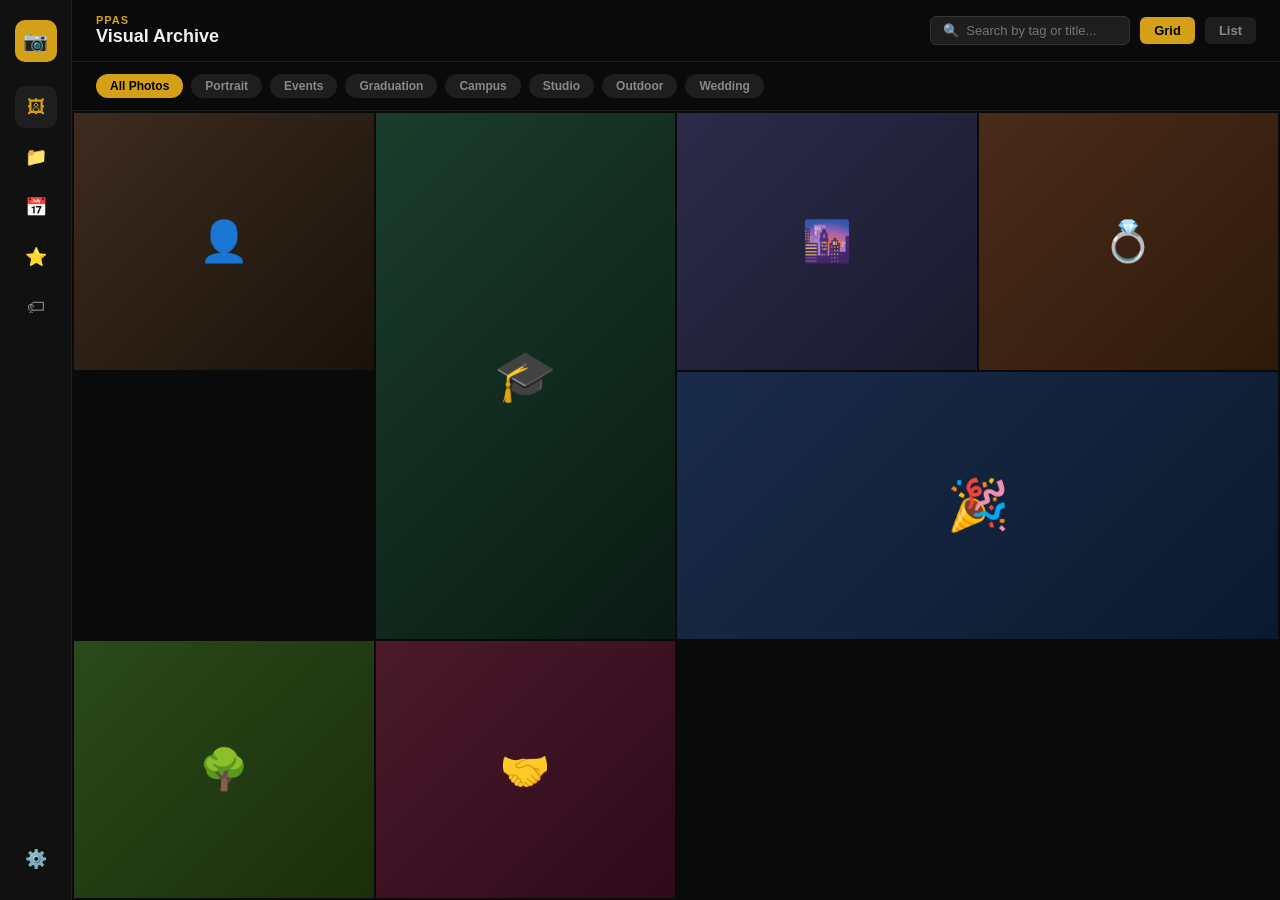
<file: ui/archive2.html>
<!DOCTYPE html>
<html lang="en">
<head>
<meta charset="UTF-8">
<meta name="viewport" content="width=device-width, initial-scale=1.0">
<style>
  *{margin:0;padding:0;box-sizing:border-box;}
  body{background:#0a0a0a;color:#f0f0f0;font-family:-apple-system,BlinkMacSystemFont,'Segoe UI',sans-serif;display:flex;height:100vh;overflow:hidden;}
  .sidebar{width:72px;background:#111;border-right:1px solid #222;display:flex;flex-direction:column;align-items:center;padding:20px 0;gap:8px;}
  .logo-box{width:42px;height:42px;background:#d4a017;border-radius:10px;display:flex;align-items:center;justify-content:center;font-size:20px;margin-bottom:16px;}
  .nav-icon{width:42px;height:42px;border-radius:10px;display:flex;align-items:center;justify-content:center;font-size:18px;cursor:pointer;transition:.2s;color:#888;}
  .nav-icon:hover,.nav-icon.active{background:#1e1e1e;color:#d4a017;}
  .main{flex:1;display:flex;flex-direction:column;overflow:hidden;}
  header{padding:14px 24px;border-bottom:1px solid #1e1e1e;display:flex;justify-content:space-between;align-items:center;}
  .header-left{display:flex;align-items:center;gap:12px;}
  .section-tag{background:#d4a017;color:#000;padding:3px 10px;border-radius:4px;font-size:12px;font-weight:700;}
  .header-title{font-size:18px;font-weight:700;}
  .header-right{display:flex;gap:10px;align-items:center;}
  .view-btn{padding:6px 14px;border-radius:6px;font-size:13px;font-weight:600;cursor:pointer;border:none;}
  .view-btn.active{background:#d4a017;color:#000;}
  .view-btn:not(.active){background:#1e1e1e;color:#888;}
  .search{background:#1e1e1e;border:1px solid #333;border-radius:6px;padding:6px 12px;color:#f0f0f0;font-size:13px;outline:none;width:200px;}
  .filter-row{display:flex;gap:8px;padding:12px 24px;border-bottom:1px solid #1e1e1e;overflow-x:auto;}
  .filter{padding:5px 14px;border-radius:20px;font-size:12px;font-weight:600;cursor:pointer;white-space:nowrap;}
  .filter.active{background:#d4a017;color:#000;}
  .filter:not(.active){background:#1e1e1e;color:#888;}
  .gallery{flex:1;display:grid;grid-template-columns:repeat(4,1fr);gap:2px;overflow:hidden;padding:2px;}
  .photo{position:relative;overflow:hidden;cursor:pointer;background:#111;}
  .photo img{width:100%;height:100%;object-fit:cover;display:block;transition:.3s;}
  .photo:hover img{transform:scale(1.05);}
  .photo-overlay{position:absolute;inset:0;background:linear-gradient(to top,rgba(0,0,0,.7) 0%,transparent 50%);opacity:0;transition:.3s;}
  .photo:hover .photo-overlay{opacity:1;}
  .photo-meta{position:absolute;bottom:0;left:0;right:0;padding:10px;transform:translateY(10px);transition:.3s;opacity:0;}
  .photo:hover .photo-meta{transform:translateY(0);opacity:1;}
  .photo-name{font-size:12px;font-weight:600;}
  .photo-cat{font-size:10px;color:#d4a017;}
  .photo.tall{grid-row:span 2;}
  .photo.wide{grid-column:span 2;}
  ::-webkit-scrollbar{display:none;}
</style>
</head>
<body>
<div class="sidebar">
  <div class="logo-box">📷</div>
  <div class="nav-icon active">🖼</div>
  <div class="nav-icon">📁</div>
  <div class="nav-icon">📅</div>
  <div class="nav-icon">⭐</div>
  <div class="nav-icon">🏷</div>
  <div style="margin-top:auto;"><div class="nav-icon">⚙️</div></div>
</div>
<div class="main">
  <header>
    <div class="header-left">
      <div>
        <div style="font-size:11px;color:#d4a017;font-weight:700;letter-spacing:1px;">PPAS</div>
        <div class="header-title">Visual Archive</div>
      </div>
    </div>
    <div class="header-right">
      <input class="search" placeholder="🔍  Search by tag or title..." />
      <button class="view-btn active">Grid</button>
      <button class="view-btn">List</button>
    </div>
  </header>
  <div class="filter-row">
    <span class="filter active">All Photos</span>
    <span class="filter">Portrait</span>
    <span class="filter">Events</span>
    <span class="filter">Graduation</span>
    <span class="filter">Campus</span>
    <span class="filter">Studio</span>
    <span class="filter">Outdoor</span>
    <span class="filter">Wedding</span>
  </div>
  <div class="gallery">
    <div class="photo" style="background:#1a120a;"><div style="width:100%;height:100%;background:linear-gradient(135deg,#3d2b1f,#1a120a);display:flex;align-items:center;justify-content:center;font-size:40px;color:#d4a017;">👤</div><div class="photo-overlay"></div><div class="photo-meta"><div class="photo-name">Portrait Session</div><div class="photo-cat">Studio · Dec 2024</div></div></div>
    <div class="photo tall" style="background:#0a1a14;"><div style="width:100%;height:100%;background:linear-gradient(135deg,#1a3d2b,#0a1a14);display:flex;align-items:center;justify-content:center;font-size:50px;">🎓</div><div class="photo-overlay"></div><div class="photo-meta"><div class="photo-name">Graduation Ceremony</div><div class="photo-cat">Event · Nov 2024</div></div></div>
    <div class="photo" style="background:#1a1a2e;"><div style="width:100%;height:100%;background:linear-gradient(135deg,#2b2b4a,#1a1a2e);display:flex;align-items:center;justify-content:center;font-size:40px;">🌆</div><div class="photo-overlay"></div><div class="photo-meta"><div class="photo-name">Campus Evening</div><div class="photo-cat">Landscape · Oct 2024</div></div></div>
    <div class="photo" style="background:#2e1a0a;"><div style="width:100%;height:100%;background:linear-gradient(135deg,#4a2b1a,#2e1a0a);display:flex;align-items:center;justify-content:center;font-size:40px;">💍</div><div class="photo-overlay"></div><div class="photo-meta"><div class="photo-name">Wedding Shoot</div><div class="photo-cat">Wedding · Sep 2024</div></div></div>
    <div class="photo wide" style="background:#0a1a2e;"><div style="width:100%;height:100%;background:linear-gradient(135deg,#1a2b4a,#0a1a2e);display:flex;align-items:center;justify-content:center;font-size:50px;">🎉</div><div class="photo-overlay"></div><div class="photo-meta"><div class="photo-name">Annual University Gala</div><div class="photo-cat">Event · Aug 2024</div></div></div>
    <div class="photo" style="background:#1a2e0a;"><div style="width:100%;height:100%;background:linear-gradient(135deg,#2b4a1a,#1a2e0a);display:flex;align-items:center;justify-content:center;font-size:40px;">🌳</div><div class="photo-overlay"></div><div class="photo-meta"><div class="photo-name">Outdoor Portraits</div><div class="photo-cat">Outdoor · Jul 2024</div></div></div>
    <div class="photo" style="background:#2e0a1a;"><div style="width:100%;height:100%;background:linear-gradient(135deg,#4a1a2b,#2e0a1a);display:flex;align-items:center;justify-content:center;font-size:40px;">🤝</div><div class="photo-overlay"></div><div class="photo-meta"><div class="photo-name">Corporate Event</div><div class="photo-cat">Event · Jun 2024</div></div></div>
  </div>
</div>
</body>
</html>
</file>
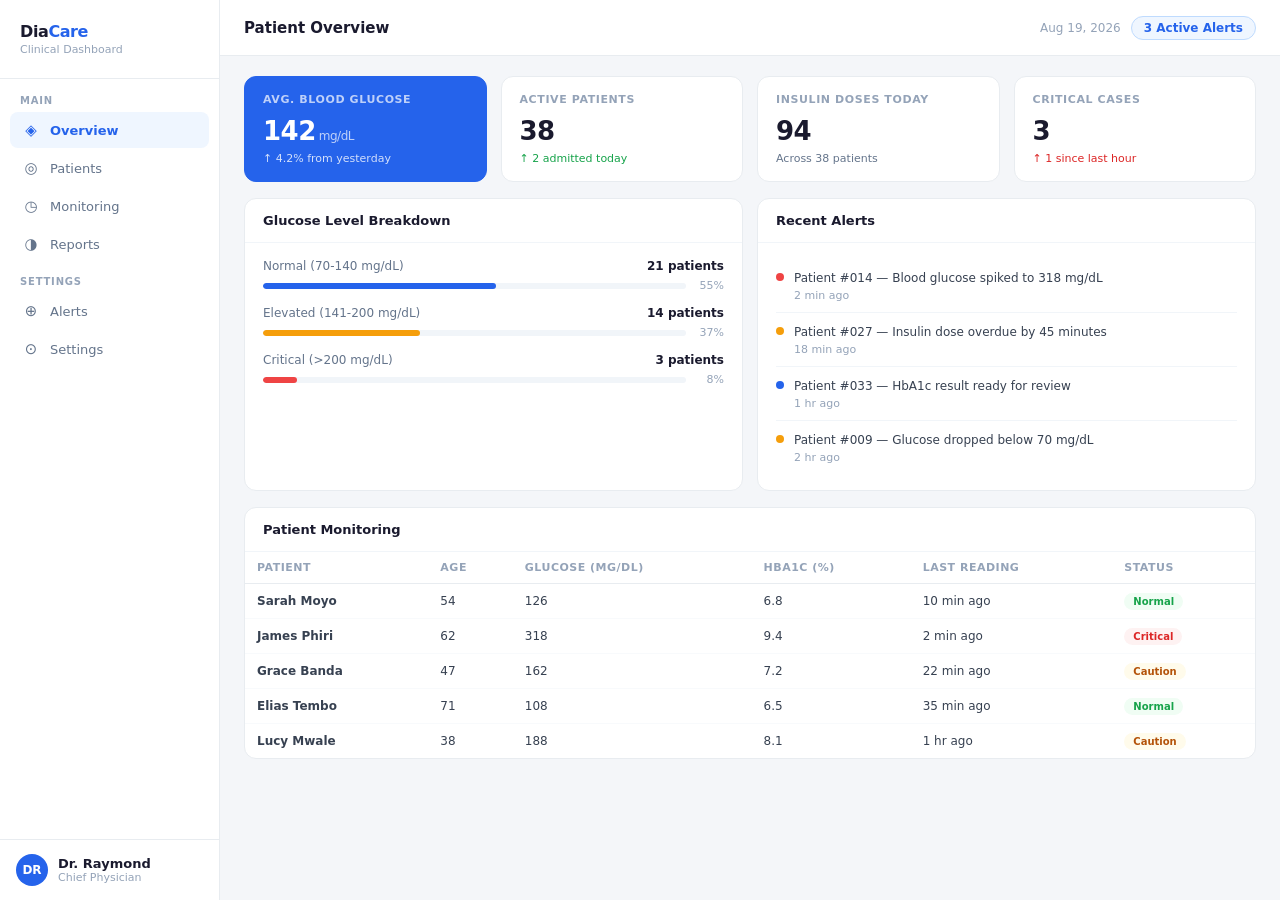
<file: ui/diabetes.html>
<!DOCTYPE html>
<html lang="en">
<head>
<meta charset="UTF-8">
<meta name="viewport" content="width=device-width, initial-scale=1.0">
<style>
*{margin:0;padding:0;box-sizing:border-box;}
body{background:#f4f6f9;color:#1a1a2e;font-family:"Segoe UI",system-ui,-apple-system,sans-serif;display:flex;height:100vh;overflow:hidden;}
.sidebar{width:220px;background:#fff;border-right:1px solid #e8ecf0;display:flex;flex-direction:column;flex-shrink:0;}
.logo{padding:22px 20px;border-bottom:1px solid #e8ecf0;}
.logo-text{font-size:16px;font-weight:800;color:#1a1a2e;letter-spacing:-.4px;}
.logo-text span{color:#2563eb;}
.logo-sub{font-size:11px;color:#94a3b8;margin-top:2px;}
.nav{padding:16px 10px;flex:1;}
.nav-label{font-size:10px;font-weight:700;color:#94a3b8;text-transform:uppercase;letter-spacing:.8px;padding:0 10px;margin-bottom:6px;}
.nav-item{display:flex;align-items:center;gap:10px;padding:9px 12px;border-radius:8px;cursor:pointer;font-size:13px;color:#64748b;margin-bottom:2px;transition:.15s;}
.nav-item:hover{background:#f1f5f9;color:#1a1a2e;}
.nav-item.active{background:#eff6ff;color:#2563eb;font-weight:600;}
.nav-icon{font-size:15px;width:18px;text-align:center;}
.sidebar-footer{padding:14px 16px;border-top:1px solid #e8ecf0;display:flex;align-items:center;gap:10px;}
.avatar{width:32px;height:32px;background:#2563eb;border-radius:50%;display:flex;align-items:center;justify-content:center;color:#fff;font-size:12px;font-weight:700;flex-shrink:0;}
.user-name{font-size:13px;font-weight:600;color:#1a1a2e;}
.user-role{font-size:11px;color:#94a3b8;}
.main{flex:1;display:flex;flex-direction:column;overflow:hidden;}
.topbar{background:#fff;border-bottom:1px solid #e8ecf0;padding:0 24px;height:56px;display:flex;align-items:center;justify-content:space-between;flex-shrink:0;}
.topbar-title{font-size:15px;font-weight:700;color:#1a1a2e;}
.topbar-right{display:flex;align-items:center;gap:10px;}
.alert-badge{background:#eff6ff;color:#2563eb;border:1px solid #bfdbfe;border-radius:20px;padding:4px 12px;font-size:12px;font-weight:600;}
.date{font-size:12px;color:#94a3b8;}
.content{flex:1;overflow-y:auto;padding:20px 24px;display:flex;flex-direction:column;gap:16px;}
.content::-webkit-scrollbar{width:4px;}
.content::-webkit-scrollbar-thumb{background:#e2e8f0;border-radius:2px;}
.stat-row{display:grid;grid-template-columns:repeat(4,1fr);gap:14px;}
.stat-card{background:#fff;border-radius:12px;padding:16px 18px;border:1px solid #e8ecf0;}
.stat-label{font-size:11px;font-weight:600;color:#94a3b8;text-transform:uppercase;letter-spacing:.6px;margin-bottom:10px;}
.stat-value{font-size:26px;font-weight:800;color:#1a1a2e;letter-spacing:-.5px;}
.stat-unit{font-size:12px;color:#94a3b8;margin-left:3px;font-weight:400;}
.stat-trend{font-size:11px;margin-top:6px;color:#64748b;}
.stat-trend.up{color:#16a34a;}
.stat-trend.down{color:#dc2626;}
.stat-card.primary{background:#2563eb;border-color:#2563eb;}
.stat-card.primary .stat-label{color:rgba(255,255,255,.7);}
.stat-card.primary .stat-value{color:#fff;}
.stat-card.primary .stat-unit{color:rgba(255,255,255,.7);}
.stat-card.primary .stat-trend{color:rgba(255,255,255,.8);}
.grid-2{display:grid;grid-template-columns:1fr 1fr;gap:14px;}
.card{background:#fff;border-radius:12px;border:1px solid #e8ecf0;overflow:hidden;}
.card-header{padding:14px 18px;border-bottom:1px solid #f1f5f9;display:flex;align-items:center;justify-content:space-between;}
.card-title{font-size:13px;font-weight:700;color:#1a1a2e;}
.card-body{padding:16px 18px;}
.glucose-row{display:flex;align-items:center;justify-content:space-between;margin-bottom:6px;}
.glucose-label{font-size:12px;color:#64748b;}
.glucose-val{font-size:12px;font-weight:700;color:#1a1a2e;}
.bar-wrap{display:flex;align-items:center;margin-bottom:14px;}
.bar-track{background:#f1f5f9;border-radius:4px;height:6px;flex:1;margin-right:10px;overflow:hidden;}
.bar-fill{height:100%;border-radius:4px;background:#2563eb;}
.bar-fill.warn{background:#f59e0b;}
.bar-fill.alert{background:#ef4444;}
.bar-pct{font-size:11px;color:#94a3b8;width:28px;text-align:right;}
.table-wrap{overflow-x:auto;}
table{width:100%;border-collapse:collapse;font-size:12px;}
th{text-align:left;padding:9px 12px;font-size:11px;font-weight:700;color:#94a3b8;text-transform:uppercase;letter-spacing:.5px;border-bottom:1px solid #e8ecf0;}
td{padding:10px 12px;border-bottom:1px solid #f8fafc;color:#374151;}
tr:last-child td{border-bottom:none;}
tr:hover td{background:#f8fafc;}
.pill{padding:3px 9px;border-radius:20px;font-size:10px;font-weight:700;}
.pill.normal{background:#f0fdf4;color:#16a34a;}
.pill.caution{background:#fffbeb;color:#b45309;}
.pill.critical{background:#fef2f2;color:#dc2626;}
.alert-item{display:flex;align-items:flex-start;gap:10px;padding:10px 0;border-bottom:1px solid #f1f5f9;}
.alert-item:last-child{border-bottom:none;}
.alert-dot{width:8px;height:8px;border-radius:50%;flex-shrink:0;margin-top:4px;}
.alert-dot.blue{background:#2563eb;}
.alert-dot.yellow{background:#f59e0b;}
.alert-dot.red{background:#ef4444;}
.alert-text{font-size:12px;color:#374151;line-height:1.5;}
.alert-time{font-size:11px;color:#94a3b8;margin-top:2px;}

/* HAMBURGER BUTTON */
.menu-btn{display:none;background:none;border:none;cursor:pointer;padding:6px;border-radius:6px;flex-direction:column;gap:5px;align-items:center;justify-content:center;}
.menu-btn span{display:block;width:20px;height:2px;background:#1a1a2e;border-radius:2px;transition:.3s;}

/* OVERLAY */
.overlay{display:none;position:fixed;inset:0;background:rgba(0,0,0,.35);z-index:99;}
.overlay.active{display:block;}

@media(max-width:768px){
    body{overflow-y:auto;height:auto;}
    .menu-btn{display:flex;}

    /* Sidebar slides in from left */
    .sidebar{
        position:fixed;
        top:0;left:-240px;
        height:100%;
        width:220px;
        z-index:100;
        transition:left .3s ease;
        box-shadow:4px 0 20px rgba(0,0,0,.1);
    }
    .sidebar.open{left:0;}

    .main{overflow:visible;width:100%;}
    .content{overflow:visible;padding:14px;}
    .stat-row{grid-template-columns:1fr 1fr;}
    .grid-2{grid-template-columns:1fr;}
}
@media(max-width:500px){
    .stat-row{grid-template-columns:1fr;}
    table{font-size:11px;}
    th,td{padding:7px 8px;}
}
</style>
</head>
<body>

<div class="sidebar">
    <div class="logo">
        <div class="logo-text">Dia<span>Care</span></div>
        <div class="logo-sub">Clinical Dashboard</div>
    </div>
    <div class="nav">
        <div class="nav-label">Main</div>
        <div class="nav-item active"><span class="nav-icon">◈</span> Overview</div>
        <div class="nav-item"><span class="nav-icon">◎</span> Patients</div>
        <div class="nav-item"><span class="nav-icon">◷</span> Monitoring</div>
        <div class="nav-item"><span class="nav-icon">◑</span> Reports</div>
        <div class="nav-label" style="margin-top:14px;">Settings</div>
        <div class="nav-item"><span class="nav-icon">⊕</span> Alerts</div>
        <div class="nav-item"><span class="nav-icon">⊙</span> Settings</div>
    </div>
    <div class="sidebar-footer">
        <div class="avatar">DR</div>
        <div>
            <div class="user-name">Dr. Raymond</div>
            <div class="user-role">Chief Physician</div>
        </div>
    </div>
</div>

<div class="main">
    <div class="topbar">
        <div style="display:flex;align-items:center;gap:12px;">
            <button class="menu-btn" id="menu-btn" onclick="toggleSidebar()">
                <span></span><span></span><span></span>
            </button>
            <div class="topbar-title">Patient Overview</div>
        </div>
        <div class="topbar-right">
            <div class="date">Aug 19, 2026</div>
            <div class="alert-badge">3 Active Alerts</div>
        </div>
    </div>
    <div class="content">

        <div class="stat-row">
            <div class="stat-card primary">
                <div class="stat-label">Avg. Blood Glucose</div>
                <div class="stat-value">142<span class="stat-unit">mg/dL</span></div>
                <div class="stat-trend">&#8593; 4.2% from yesterday</div>
            </div>
            <div class="stat-card">
                <div class="stat-label">Active Patients</div>
                <div class="stat-value">38</div>
                <div class="stat-trend up">&#8593; 2 admitted today</div>
            </div>
            <div class="stat-card">
                <div class="stat-label">Insulin Doses Today</div>
                <div class="stat-value">94</div>
                <div class="stat-trend">Across 38 patients</div>
            </div>
            <div class="stat-card">
                <div class="stat-label">Critical Cases</div>
                <div class="stat-value">3</div>
                <div class="stat-trend down">&#8593; 1 since last hour</div>
            </div>
        </div>

        <div class="grid-2">
            <div class="card">
                <div class="card-header"><div class="card-title">Glucose Level Breakdown</div></div>
                <div class="card-body">
                    <div class="glucose-row"><span class="glucose-label">Normal (70-140 mg/dL)</span><span class="glucose-val">21 patients</span></div>
                    <div class="bar-wrap"><div class="bar-track"><div class="bar-fill" style="width:55%"></div></div><span class="bar-pct">55%</span></div>
                    <div class="glucose-row"><span class="glucose-label">Elevated (141-200 mg/dL)</span><span class="glucose-val">14 patients</span></div>
                    <div class="bar-wrap"><div class="bar-track"><div class="bar-fill warn" style="width:37%"></div></div><span class="bar-pct">37%</span></div>
                    <div class="glucose-row"><span class="glucose-label">Critical (&gt;200 mg/dL)</span><span class="glucose-val">3 patients</span></div>
                    <div class="bar-wrap"><div class="bar-track"><div class="bar-fill alert" style="width:8%"></div></div><span class="bar-pct">8%</span></div>
                </div>
            </div>
            <div class="card">
                <div class="card-header"><div class="card-title">Recent Alerts</div></div>
                <div class="card-body">
                    <div class="alert-item"><div class="alert-dot red"></div><div><div class="alert-text">Patient #014 — Blood glucose spiked to 318 mg/dL</div><div class="alert-time">2 min ago</div></div></div>
                    <div class="alert-item"><div class="alert-dot yellow"></div><div><div class="alert-text">Patient #027 — Insulin dose overdue by 45 minutes</div><div class="alert-time">18 min ago</div></div></div>
                    <div class="alert-item"><div class="alert-dot blue"></div><div><div class="alert-text">Patient #033 — HbA1c result ready for review</div><div class="alert-time">1 hr ago</div></div></div>
                    <div class="alert-item"><div class="alert-dot yellow"></div><div><div class="alert-text">Patient #009 — Glucose dropped below 70 mg/dL</div><div class="alert-time">2 hr ago</div></div></div>
                </div>
            </div>
        </div>

        <div class="card">
            <div class="card-header"><div class="card-title">Patient Monitoring</div></div>
            <div class="table-wrap">
                <table>
                    <thead>
                        <tr><th>Patient</th><th>Age</th><th>Glucose (mg/dL)</th><th>HbA1c (%)</th><th>Last Reading</th><th>Status</th></tr>
                    </thead>
                    <tbody>
                        <tr><td><strong>Sarah Moyo</strong></td><td>54</td><td>126</td><td>6.8</td><td>10 min ago</td><td><span class="pill normal">Normal</span></td></tr>
                        <tr><td><strong>James Phiri</strong></td><td>62</td><td>318</td><td>9.4</td><td>2 min ago</td><td><span class="pill critical">Critical</span></td></tr>
                        <tr><td><strong>Grace Banda</strong></td><td>47</td><td>162</td><td>7.2</td><td>22 min ago</td><td><span class="pill caution">Caution</span></td></tr>
                        <tr><td><strong>Elias Tembo</strong></td><td>71</td><td>108</td><td>6.5</td><td>35 min ago</td><td><span class="pill normal">Normal</span></td></tr>
                        <tr><td><strong>Lucy Mwale</strong></td><td>38</td><td>188</td><td>8.1</td><td>1 hr ago</td><td><span class="pill caution">Caution</span></td></tr>
                    </tbody>
                </table>
            </div>
        </div>

    </div>
</div>

<!-- Overlay backdrop -->
<div class="overlay" id="overlay" onclick="toggleSidebar()"></div>

<script>
function toggleSidebar(){
    document.querySelector('.sidebar').classList.toggle('open');
    document.getElementById('overlay').classList.toggle('active');
}
</script>

</body>
</html>
</file>
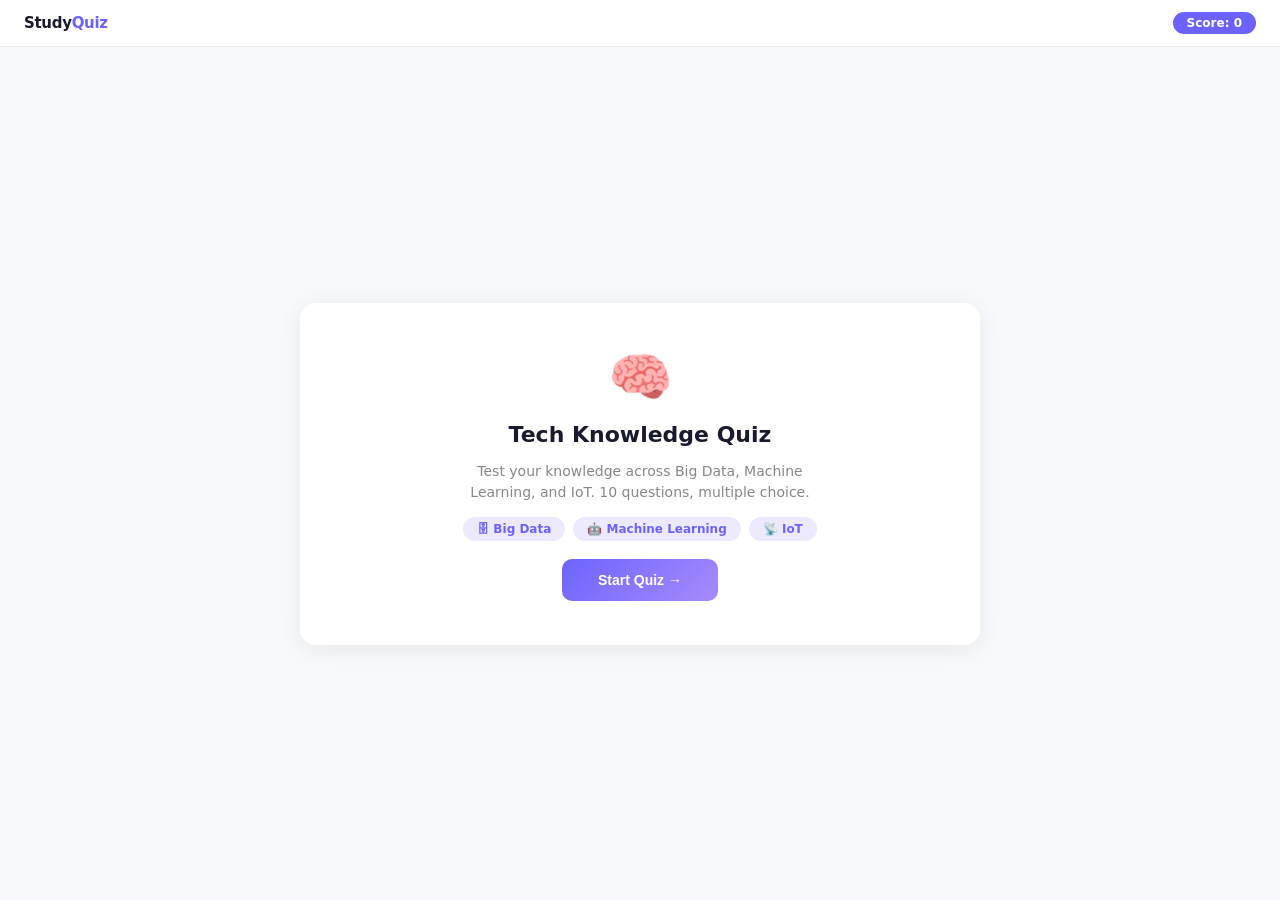
<file: ui/quiz.html>
<!DOCTYPE html>
<html lang="en">
<head>
<meta charset="UTF-8">
<style>
*{margin:0;padding:0;box-sizing:border-box;}
body{background:#f8f9fb;font-family:'Segoe UI',system-ui,-apple-system,sans-serif;height:100vh;overflow:hidden;display:flex;flex-direction:column;}

header{background:#fff;padding:12px 24px;border-bottom:1px solid #e8eaf0;display:flex;align-items:center;justify-content:space-between;flex-shrink:0;}
.brand{font-size:15px;font-weight:800;color:#1a1a2e;letter-spacing:-.3px;}
.brand span{color:#6c63ff;}
.progress-wrap{flex:1;margin:0 24px;}
.progress-label{font-size:11px;color:#888;margin-bottom:4px;display:flex;justify-content:space-between;}
.progress-track{background:#e8eaf0;border-radius:4px;height:5px;overflow:hidden;}
.progress-bar{height:100%;background:linear-gradient(90deg,#6c63ff,#a78bfa);border-radius:4px;transition:.4s;}
.score-badge{background:#6c63ff;color:#fff;border-radius:20px;padding:4px 14px;font-size:12px;font-weight:700;white-space:nowrap;}

/* MAIN */
.main{flex:1;display:flex;align-items:center;justify-content:center;padding:16px;overflow:hidden;}

.quiz-card{background:#fff;border-radius:16px;box-shadow:0 4px 24px rgba(0,0,0,.08);width:100%;max-width:680px;padding:28px 32px;display:flex;flex-direction:column;gap:20px;max-height:calc(100vh - 90px);overflow-y:auto;}
.quiz-card::-webkit-scrollbar{display:none;}

/* QUESTION */
.q-meta{display:flex;align-items:center;gap:8px;}
.q-num{font-size:11px;font-weight:700;color:#6c63ff;text-transform:uppercase;letter-spacing:.6px;}
.q-cat{background:#ede9ff;color:#6c63ff;border-radius:10px;padding:2px 8px;font-size:11px;font-weight:600;}
.q-text{font-size:17px;font-weight:700;color:#1a1a2e;line-height:1.4;}

/* OPTIONS */
.options{display:flex;flex-direction:column;gap:8px;}
.option{display:flex;align-items:center;gap:12px;padding:13px 16px;border-radius:10px;border:2px solid #e8eaf0;cursor:pointer;transition:.2s;background:#fff;}
.option:hover:not(.disabled){border-color:#6c63ff;background:#f5f3ff;}
.option.selected{border-color:#6c63ff;background:#f5f3ff;}
.option.correct{border-color:#22c55e;background:#f0fdf4;}
.option.wrong{border-color:#ef4444;background:#fef2f2;}
.option.reveal-correct{border-color:#22c55e;background:#f0fdf4;}
.option.disabled{cursor:default;}
.opt-letter{width:28px;height:28px;border-radius:50%;border:2px solid #e8eaf0;display:flex;align-items:center;justify-content:center;font-size:12px;font-weight:700;color:#888;flex-shrink:0;transition:.2s;}
.option.selected .opt-letter{border-color:#6c63ff;background:#6c63ff;color:#fff;}
.option.correct .opt-letter{border-color:#22c55e;background:#22c55e;color:#fff;}
.option.wrong .opt-letter{border-color:#ef4444;background:#ef4444;color:#fff;}
.option.reveal-correct .opt-letter{border-color:#22c55e;background:#22c55e;color:#fff;}
.opt-text{font-size:14px;color:#1a1a2e;font-weight:500;}
.opt-icon{margin-left:auto;font-size:16px;}

/* EXPLANATION */
.explanation{background:#f5f3ff;border-left:3px solid #6c63ff;border-radius:0 8px 8px 0;padding:12px 14px;font-size:13px;color:#4a4070;line-height:1.5;display:none;}
.explanation.show{display:block;}
.explanation strong{color:#6c63ff;}

/* ACTIONS */
.actions{display:flex;justify-content:space-between;align-items:center;padding-top:4px;}
.skip-btn{color:#aaa;background:none;border:none;font-size:13px;cursor:pointer;padding:6px;}
.skip-btn:hover{color:#666;}
.next-btn{background:linear-gradient(135deg,#6c63ff,#a78bfa);color:#fff;border:none;padding:11px 28px;border-radius:10px;font-size:14px;font-weight:700;cursor:pointer;transition:.2s;display:none;}
.next-btn.show{display:block;}
.next-btn:hover{transform:translateY(-1px);box-shadow:0 4px 16px rgba(108,99,255,.4);}

/* RESULTS SCREEN */
.results{display:none;flex-direction:column;align-items:center;gap:16px;text-align:center;padding:16px 0;}
.results.show{display:flex;}
.trophy{font-size:56px;}
.res-title{font-size:24px;font-weight:800;color:#1a1a2e;}
.res-sub{color:#888;font-size:14px;}
.res-score{font-size:48px;font-weight:900;color:#6c63ff;}
.res-label{font-size:14px;color:#888;margin-top:-12px;}
.stat-grid{display:grid;grid-template-columns:1fr 1fr 1fr;gap:10px;width:100%;}
.stat{background:#f8f9fb;border-radius:10px;padding:12px;border:1px solid #e8eaf0;}
.stat-val{font-size:22px;font-weight:800;margin-bottom:2px;}
.stat-lbl{font-size:11px;color:#888;}
.retry-btn{background:linear-gradient(135deg,#6c63ff,#a78bfa);color:#fff;border:none;padding:13px 36px;border-radius:10px;font-size:14px;font-weight:700;cursor:pointer;transition:.2s;}
.retry-btn:hover{transform:translateY(-1px);box-shadow:0 4px 16px rgba(108,99,255,.4);}

/* START SCREEN */
.start{display:flex;flex-direction:column;align-items:center;gap:14px;text-align:center;padding:16px 0;}
.start-icon{font-size:52px;}
.start-title{font-size:22px;font-weight:800;color:#1a1a2e;}
.start-sub{color:#888;font-size:14px;max-width:380px;line-height:1.5;}
.topics{display:flex;gap:8px;flex-wrap:wrap;justify-content:center;}
.topic{background:#ede9ff;color:#6c63ff;border-radius:20px;padding:5px 14px;font-size:12px;font-weight:600;}
.start-btn{background:linear-gradient(135deg,#6c63ff,#a78bfa);color:#fff;border:none;padding:13px 36px;border-radius:10px;font-size:14px;font-weight:700;cursor:pointer;transition:.2s;margin-top:4px;}
.start-btn:hover{transform:translateY(-1px);box-shadow:0 4px 16px rgba(108,99,255,.4);}
</style>
</head>
<body>
<header>
  <div class="brand">Study<span>Quiz</span></div>
  <div class="progress-wrap" id="progress-wrap" style="display:none">
    <div class="progress-label"><span id="q-counter">Question 1 / 10</span><span id="q-time"></span></div>
    <div class="progress-track"><div class="progress-bar" id="progress-bar" style="width:10%"></div></div>
  </div>
  <div class="score-badge" id="score-badge">Score: 0</div>
</header>

<div class="main">
  <div class="quiz-card" id="quiz-card">

    <!-- START SCREEN -->
    <div class="start" id="start-screen">
      <div class="start-icon">🧠</div>
      <div class="start-title">Tech Knowledge Quiz</div>
      <div class="start-sub">Test your knowledge across Big Data, Machine Learning, and IoT. 10 questions, multiple choice.</div>
      <div class="topics">
        <span class="topic">🗄 Big Data</span>
        <span class="topic">🤖 Machine Learning</span>
        <span class="topic">📡 IoT</span>
      </div>
      <button class="start-btn" onclick="startQuiz()">Start Quiz →</button>
    </div>

    <!-- QUIZ SCREEN -->
    <div id="quiz-screen" style="display:none;flex-direction:column;gap:20px;">
      <div class="q-meta">
        <span class="q-num" id="q-num">Question 1</span>
        <span class="q-cat" id="q-cat">Big Data</span>
      </div>
      <div class="q-text" id="q-text"></div>
      <div class="options" id="options-list"></div>
      <div class="explanation" id="explanation"></div>
      <div class="actions">
        <button class="skip-btn" id="skip-btn" onclick="nextQuestion()">Skip →</button>
        <button class="next-btn" id="next-btn" onclick="nextQuestion()">Next Question →</button>
      </div>
    </div>

    <!-- RESULTS SCREEN -->
    <div class="results" id="results-screen">
      <div class="trophy" id="trophy">🏆</div>
      <div class="res-score" id="res-score">0/10</div>
      <div class="res-label">Correct Answers</div>
      <div class="res-title" id="res-title">Well done!</div>
      <div class="res-sub" id="res-sub">Keep studying to improve your score.</div>
      <div class="stat-grid">
        <div class="stat"><div class="stat-val" id="s-correct" style="color:#22c55e">0</div><div class="stat-lbl">Correct</div></div>
        <div class="stat"><div class="stat-val" id="s-wrong" style="color:#ef4444">0</div><div class="stat-lbl">Wrong</div></div>
        <div class="stat"><div class="stat-val" id="s-pct" style="color:#6c63ff">0%</div><div class="stat-lbl">Score</div></div>
      </div>
      <button class="retry-btn" onclick="resetQuiz()">Try Again →</button>
    </div>
  </div>
</div>

<script>
const questions = [
  {cat:"Big Data",q:"Which of the following is NOT one of the 3 V's of Big Data?",opts:["Volume","Velocity","Variety","Veracity"],ans:3,exp:"The original 3 V's are <strong>Volume, Velocity, and Variety</strong>. Veracity was added later as a 4th V."},
  {cat:"Big Data",q:"Which tool is most commonly used for distributed processing of large datasets?",opts:["MySQL","Apache Hadoop","Microsoft Excel","SQLite"],ans:1,exp:"<strong>Apache Hadoop</strong> is the go-to framework for distributed storage and processing of big data using the MapReduce model."},
  {cat:"Big Data",q:"What does HDFS stand for in the Hadoop ecosystem?",opts:["High Data File System","Hadoop Distributed File System","Hierarchical Data Format System","Hybrid Data Framework Solution"],ans:1,exp:"<strong>HDFS (Hadoop Distributed File System)</strong> is the primary storage system used by Hadoop applications, designed to store very large files."},
  {cat:"Machine Learning",q:"Which algorithm is best suited for classification tasks with labeled data?",opts:["K-Means Clustering","Linear Regression","Random Forest","PCA"],ans:2,exp:"<strong>Random Forest</strong> is a powerful supervised learning algorithm for classification. K-Means is unsupervised; Linear Regression predicts continuous values."},
  {cat:"Machine Learning",q:"What is overfitting in machine learning?",opts:["When a model performs too well on training data but poorly on new data","When a model has too few parameters","When training data is too small","When the model trains too slowly"],ans:0,exp:"<strong>Overfitting</strong> occurs when a model memorizes training data including noise, leading to poor generalization on unseen data."},
  {cat:"Machine Learning",q:"Which metric is most appropriate for evaluating a classification model with imbalanced classes?",opts:["Accuracy","Mean Squared Error","F1-Score","R-Squared"],ans:2,exp:"<strong>F1-Score</strong> balances Precision and Recall, making it ideal for imbalanced datasets where accuracy can be misleading."},
  {cat:"Machine Learning",q:"What type of learning does a neural network use to adjust weights?",opts:["Reinforcement Learning","Backpropagation","Clustering","Dimensionality Reduction"],ans:1,exp:"<strong>Backpropagation</strong> computes the gradient of the loss function and propagates it backwards to update the network's weights."},
  {cat:"IoT",q:"What protocol is most commonly used for lightweight messaging in IoT devices?",opts:["HTTP","FTP","MQTT","SMTP"],ans:2,exp:"<strong>MQTT (Message Queuing Telemetry Transport)</strong> is a lightweight publish-subscribe protocol ideal for IoT devices with low bandwidth and battery constraints."},
  {cat:"IoT",q:"Which layer is responsible for collecting data from the physical world in an IoT architecture?",opts:["Application Layer","Network Layer","Perception Layer","Business Layer"],ans:2,exp:"The <strong>Perception Layer</strong> (also called the sensing layer) is where physical sensors and actuators interact with the real world to collect data."},
  {cat:"IoT",q:"What is edge computing in the context of IoT?",opts:["Storing all data in the cloud","Processing data closer to the source rather than in a central server","A type of IoT sensor","A network protocol for IoT"],ans:1,exp:"<strong>Edge Computing</strong> processes data near the IoT device rather than sending everything to the cloud, reducing latency and bandwidth usage."},
];

let current = 0, score = 0, wrong = 0, answered = false;

function startQuiz(){
  document.getElementById('start-screen').style.display = 'none';
  document.getElementById('quiz-screen').style.display = 'flex';
  document.getElementById('progress-wrap').style.display = 'block';
  current = 0; score = 0; wrong = 0;
  showQuestion();
}

function showQuestion(){
  answered = false;
  const q = questions[current];
  document.getElementById('q-num').textContent = `Question ${current+1}`;
  document.getElementById('q-cat').textContent = q.cat;
  document.getElementById('q-text').textContent = q.q;
  document.getElementById('q-counter').textContent = `Question ${current+1} / ${questions.length}`;
  document.getElementById('progress-bar').style.width = `${((current+1)/questions.length)*100}%`;
  document.getElementById('explanation').className = 'explanation';
  document.getElementById('explanation').innerHTML = '';
  document.getElementById('next-btn').className = 'next-btn';
  document.getElementById('skip-btn').style.display = 'block';

  const list = document.getElementById('options-list');
  list.innerHTML = '';
  q.opts.forEach((opt, i) => {
    const letters = ['A','B','C','D'];
    const el = document.createElement('div');
    el.className = 'option';
    el.innerHTML = `<div class="opt-letter">${letters[i]}</div><div class="opt-text">${opt}</div><div class="opt-icon"></div>`;
    el.onclick = () => selectAnswer(i, el);
    list.appendChild(el);
  });
}

function selectAnswer(idx, el){
  if(answered) return;
  answered = true;
  const q = questions[current];
  const opts = document.querySelectorAll('.option');
  opts.forEach(o => o.classList.add('disabled'));
  document.getElementById('skip-btn').style.display = 'none';

  if(idx === q.ans){
    el.classList.add('correct');
    el.querySelector('.opt-icon').textContent = '✓';
    score++;
  } else {
    el.classList.add('wrong');
    el.querySelector('.opt-icon').textContent = '✗';
    opts[q.ans].classList.add('reveal-correct');
    opts[q.ans].querySelector('.opt-icon').textContent = '✓';
    wrong++;
  }

  const expEl = document.getElementById('explanation');
  expEl.innerHTML = q.exp;
  expEl.classList.add('show');

  document.getElementById('score-badge').textContent = `Score: ${score}`;
  document.getElementById('next-btn').className = 'next-btn show';
  document.getElementById('next-btn').textContent = current < questions.length-1 ? 'Next Question →' : 'See Results →';
}

function nextQuestion(){
  current++;
  if(current < questions.length){
    showQuestion();
  } else {
    showResults();
  }
}

function showResults(){
  document.getElementById('quiz-screen').style.display = 'none';
  document.getElementById('progress-wrap').style.display = 'none';
  const pct = Math.round((score/questions.length)*100);
  const res = document.getElementById('results-screen');
  res.classList.add('show');
  document.getElementById('res-score').textContent = `${score}/${questions.length}`;
  document.getElementById('s-correct').textContent = score;
  document.getElementById('s-wrong').textContent = wrong;
  document.getElementById('s-pct').textContent = `${pct}%`;

  if(pct >= 80){ document.getElementById('trophy').textContent='🏆'; document.getElementById('res-title').textContent='Excellent! 🎉'; document.getElementById('res-sub').textContent='You have a strong understanding of these topics!'; }
  else if(pct >= 50){ document.getElementById('trophy').textContent='👍'; document.getElementById('res-title').textContent='Good effort!'; document.getElementById('res-sub').textContent='Review the topics you missed and try again.'; }
  else { document.getElementById('trophy').textContent='📚'; document.getElementById('res-title').textContent='Keep studying!'; document.getElementById('res-sub').textContent='Review Big Data, ML, and IoT fundamentals and try again.'; }
}

function resetQuiz(){
  document.getElementById('results-screen').classList.remove('show');
  document.getElementById('quiz-screen').style.display = 'none';
  document.getElementById('start-screen').style.display = 'flex';
  document.getElementById('score-badge').textContent = 'Score: 0';
}
</script>
</body>
</html>
</file>
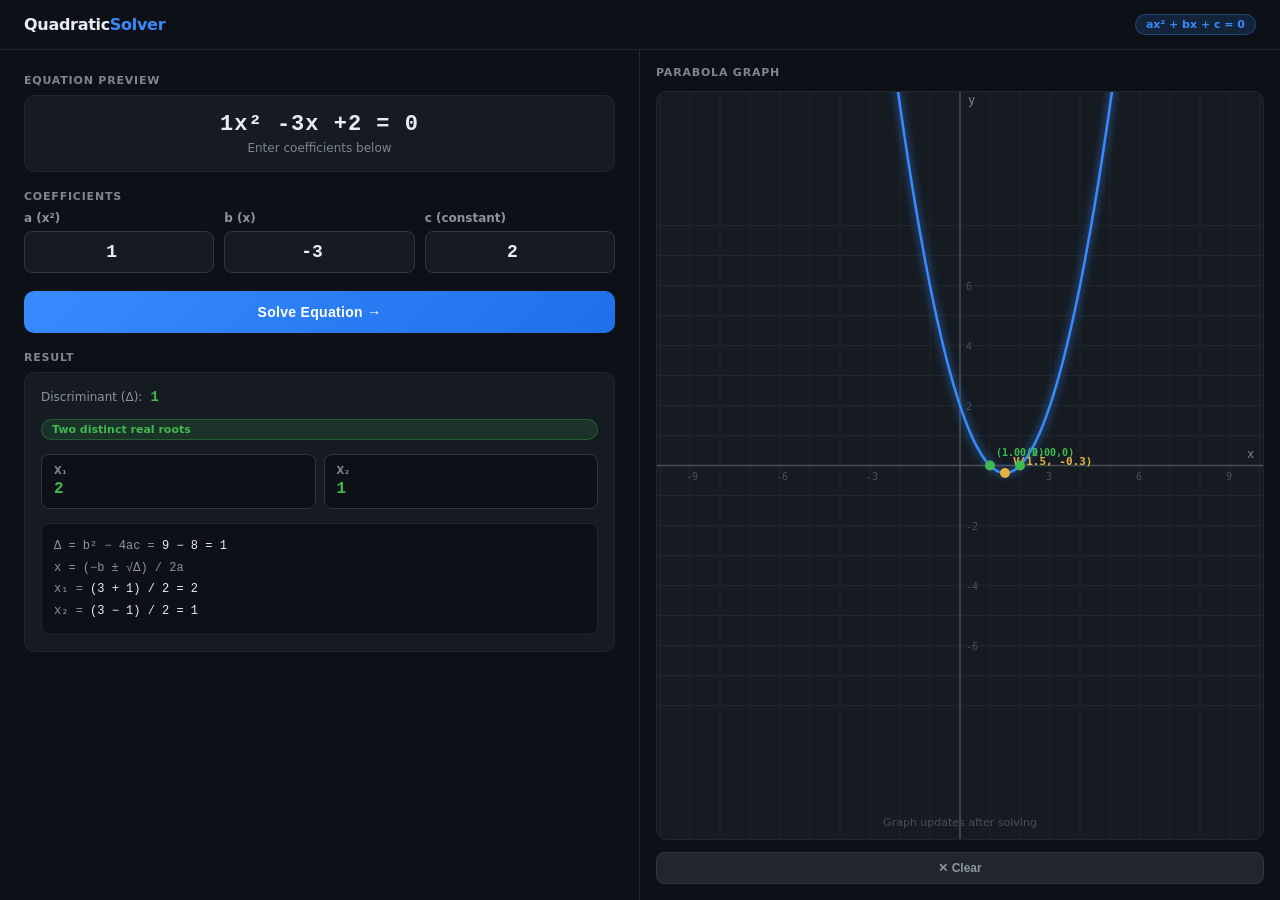
<file: ui/solver.html>
<!DOCTYPE html>
<html lang="en">
<head>
<meta charset="UTF-8">
<meta name="viewport" content="width=device-width, initial-scale=1.0">
<style>
*{margin:0;padding:0;box-sizing:border-box;}
body{background:#0d1117;color:#e6edf3;font-family:'Segoe UI',system-ui,sans-serif;height:100vh;overflow:hidden;display:flex;flex-direction:column;}

header{padding:14px 24px;border-bottom:1px solid #21262d;display:flex;align-items:center;justify-content:space-between;flex-shrink:0;background:#0d1117;}
.brand{font-size:16px;font-weight:800;color:#e6edf3;letter-spacing:-.3px;}
.brand span{color:#388bfd;}
.tag{background:rgba(56,139,253,.15);color:#388bfd;border:1px solid rgba(56,139,253,.3);padding:3px 10px;border-radius:12px;font-size:11px;font-weight:600;}

.main{flex:1;display:grid;grid-template-columns:1fr 1fr;gap:0;overflow:hidden;}

/* LEFT PANEL */
.left{padding:24px;border-right:1px solid #21262d;display:flex;flex-direction:column;gap:18px;overflow-y:auto;}
.left::-webkit-scrollbar{width:0;}
.section-label{font-size:11px;font-weight:700;color:#7d8590;text-transform:uppercase;letter-spacing:.8px;margin-bottom:8px;}

.equation-display{background:#161b22;border:1px solid #21262d;border-radius:10px;padding:16px;text-align:center;}
.eq-text{font-size:22px;font-weight:700;color:#e6edf3;font-family:'Courier New',monospace;letter-spacing:1px;}
.eq-sub{font-size:12px;color:#7d8590;margin-top:4px;}

.inputs-grid{display:grid;grid-template-columns:1fr 1fr 1fr;gap:10px;}
.input-group{display:flex;flex-direction:column;gap:6px;}
.input-group label{font-size:12px;font-weight:600;color:#8b949e;}
.coeff-input{background:#161b22;border:1.5px solid #30363d;border-radius:8px;padding:10px 12px;color:#e6edf3;font-size:18px;font-weight:700;font-family:'Courier New',monospace;text-align:center;outline:none;width:100%;transition:.2s;}
.coeff-input:focus{border-color:#388bfd;box-shadow:0 0 0 3px rgba(56,139,253,.15);}

.solve-btn{background:linear-gradient(135deg,#388bfd,#1f6feb);color:#fff;border:none;border-radius:10px;padding:13px;font-size:14px;font-weight:700;cursor:pointer;transition:.2s;letter-spacing:.3px;}
.solve-btn:hover{transform:translateY(-1px);box-shadow:0 4px 20px rgba(56,139,253,.4);}
.solve-btn:active{transform:translateY(0);}

.result-panel{background:#161b22;border:1px solid #21262d;border-radius:10px;padding:16px;display:flex;flex-direction:column;gap:10px;min-height:120px;}
.result-title{font-size:12px;font-weight:700;color:#7d8590;text-transform:uppercase;letter-spacing:.8px;}
.result-empty{color:#484f58;font-size:13px;text-align:center;margin:auto;}

.disc-row{display:flex;align-items:center;gap:8px;}
.disc-label{font-size:12px;color:#8b949e;min-width:100px;}
.disc-value{font-size:14px;font-weight:700;font-family:'Courier New',monospace;}

.roots-row{display:grid;grid-template-columns:1fr 1fr;gap:8px;margin-top:4px;}
.root-card{background:#0d1117;border-radius:8px;padding:10px 12px;border:1px solid #30363d;}
.root-label{font-size:10px;font-weight:700;color:#7d8590;text-transform:uppercase;letter-spacing:.5px;margin-bottom:4px;}
.root-value{font-size:16px;font-weight:800;font-family:'Courier New',monospace;}
.root-value.real{color:#3fb950;}
.root-value.complex{color:#d2a8ff;}
.root-value.equal{color:#388bfd;}

.nature-pill{display:inline-block;padding:3px 10px;border-radius:20px;font-size:11px;font-weight:700;margin-top:4px;}
.nature-two{background:rgba(63,185,80,.15);color:#3fb950;border:1px solid rgba(63,185,80,.3);}
.nature-one{background:rgba(56,139,253,.15);color:#388bfd;border:1px solid rgba(56,139,253,.3);}
.nature-complex{background:rgba(210,168,255,.15);color:#d2a8ff;border:1px solid rgba(210,168,255,.3);}

.steps{background:#0d1117;border:1px solid #21262d;border-radius:8px;padding:12px;margin-top:4px;}
.step{font-size:12px;color:#8b949e;font-family:'Courier New',monospace;line-height:1.8;}
.step span{color:#e6edf3;}

/* RIGHT PANEL - GRAPH */
.right{padding:16px;display:flex;flex-direction:column;gap:12px;background:#0d1117;overflow:hidden;}
.canvas-wrap{flex:1;background:#161b22;border:1px solid #21262d;border-radius:10px;overflow:hidden;position:relative;min-height:0;}
canvas{display:block;width:100%;height:100%;}
.graph-hint{position:absolute;bottom:10px;left:50%;transform:translateX(-50%);font-size:11px;color:#484f58;white-space:nowrap;}

.clear-btn{background:#21262d;border:1px solid #30363d;color:#8b949e;border-radius:8px;padding:8px;font-size:12px;font-weight:600;cursor:pointer;transition:.2s;}
.clear-btn:hover{background:#30363d;color:#e6edf3;}

@media(max-width: 768px){
    body{ overflow-y: auto; height: auto; }
    .main{ grid-template-columns: 1fr; overflow-y: visible; }
    .left{ border-right: none; border-bottom: 1px solid #21262d; overflow: visible; }
    .right{ min-height: 400px; overflow: visible; }
}
</style>
</head>
<body>
<header>
  <div class="brand">Quadratic<span>Solver</span></div>
  <span class="tag">ax² + bx + c = 0</span>
</header>

<div class="main">
  <!-- LEFT -->
  <div class="left">
    <div>
      <div class="section-label">Equation Preview</div>
      <div class="equation-display">
        <div class="eq-text" id="eq-preview">ax² + bx + c = 0</div>
        <div class="eq-sub">Enter coefficients below</div>
      </div>
    </div>

    <div>
      <div class="section-label">Coefficients</div>
      <div class="inputs-grid">
        <div class="input-group">
          <label>a (x²)</label>
          <input class="coeff-input" id="coeff-a" type="number" value="1" placeholder="a">
        </div>
        <div class="input-group">
          <label>b (x)</label>
          <input class="coeff-input" id="coeff-b" type="number" value="-3" placeholder="b">
        </div>
        <div class="input-group">
          <label>c (constant)</label>
          <input class="coeff-input" id="coeff-c" type="number" value="2" placeholder="c">
        </div>
      </div>
    </div>

    <button class="solve-btn" onclick="solve()">Solve Equation →</button>

    <div>
      <div class="section-label">Result</div>
      <div class="result-panel" id="result-panel">
        <div class="result-empty">Enter coefficients and press Solve</div>
      </div>
    </div>
  </div>

  <!-- RIGHT -->
  <div class="right">
    <div class="section-label" style="margin-bottom:0">Parabola Graph</div>
    <div class="canvas-wrap">
      <canvas id="graph"></canvas>
      <div class="graph-hint">Graph updates after solving</div>
    </div>
    <button class="clear-btn" onclick="clearAll()">✕ Clear</button>
  </div>
</div>

<script>
const inputs = {a:document.getElementById('coeff-a'), b:document.getElementById('coeff-b'), c:document.getElementById('coeff-c')};
const eqPreview = document.getElementById('eq-preview');
const resultPanel = document.getElementById('result-panel');
const canvas = document.getElementById('graph');
const ctx = canvas.getContext('2d');

// Update equation preview live
function updatePreview(){
  const a = inputs.a.value||'a', b = inputs.b.value||'b', c = inputs.c.value||'c';
  const bSign = parseFloat(b) < 0 ? `${b}x` : `+${b}x`;
  const cSign = parseFloat(c) < 0 ? `${c}` : `+${c}`;
  eqPreview.textContent = `${a}x² ${bSign} ${cSign} = 0`;
}
Object.values(inputs).forEach(i=>i.addEventListener('input', updatePreview));
updatePreview();

function fmt(n){ return Number(n.toFixed(4)); }

function solve(){
  const a = parseFloat(inputs.a.value);
  const b = parseFloat(inputs.b.value);
  const c = parseFloat(inputs.c.value);

  if(isNaN(a)||isNaN(b)||isNaN(c)||a===0){
    resultPanel.innerHTML = `<div class="result-empty" style="color:#f85149">⚠ Enter valid values (a ≠ 0)</div>`;
    return;
  }

  const disc = b*b - 4*a*c;
  let html = '';

  html += `<div class="disc-row"><span class="disc-label">Discriminant (Δ):</span><span class="disc-value" style="color:${disc>0?'#3fb950':disc===0?'#388bfd':'#f85149'}">${fmt(disc)}</span></div>`;

  if(disc > 0){
    const x1 = (-b + Math.sqrt(disc))/(2*a);
    const x2 = (-b - Math.sqrt(disc))/(2*a);
    html += `<span class="nature-pill nature-two">Two distinct real roots</span>`;
    html += `<div class="roots-row">
      <div class="root-card"><div class="root-label">x₁</div><div class="root-value real">${fmt(x1)}</div></div>
      <div class="root-card"><div class="root-label">x₂</div><div class="root-value real">${fmt(x2)}</div></div>
    </div>`;
    html += `<div class="steps"><div class="step">Δ = b² − 4ac = <span>${fmt(b*b)} − ${fmt(4*a*c)} = ${fmt(disc)}</span></div>
    <div class="step">x = (−b ± √Δ) / 2a</div>
    <div class="step">x₁ = <span>(${-b} + ${fmt(Math.sqrt(disc))}) / ${2*a} = ${fmt(x1)}</span></div>
    <div class="step">x₂ = <span>(${-b} − ${fmt(Math.sqrt(disc))}) / ${2*a} = ${fmt(x2)}</span></div></div>`;
  } else if(disc === 0){
    const x = -b/(2*a);
    html += `<span class="nature-pill nature-one">One repeated real root</span>`;
    html += `<div class="roots-row">
      <div class="root-card"><div class="root-label">x₁ = x₂</div><div class="root-value equal">${fmt(x)}</div></div>
    </div>`;
    html += `<div class="steps"><div class="step">Δ = 0 → x = −b / 2a</div>
    <div class="step">x = <span>${-b} / ${2*a} = ${fmt(x)}</span></div></div>`;
  } else {
    const realPart = fmt(-b/(2*a));
    const imagPart = fmt(Math.sqrt(-disc)/(2*a));
    html += `<span class="nature-pill nature-complex">Two complex roots</span>`;
    html += `<div class="roots-row">
      <div class="root-card"><div class="root-label">x₁</div><div class="root-value complex">${realPart} + ${imagPart}i</div></div>
      <div class="root-card"><div class="root-label">x₂</div><div class="root-value complex">${realPart} − ${imagPart}i</div></div>
    </div>`;
    html += `<div class="steps"><div class="step">Δ = <span>${fmt(disc)}</span> (negative → complex roots)</div>
    <div class="step">Real part: <span>−b/2a = ${realPart}</span></div>
    <div class="step">Imaginary: <span>√|Δ|/2a = ${imagPart}</span></div></div>`;
  }

  resultPanel.innerHTML = html;
  drawGraph(a, b, c, disc);
}

function drawGraph(a, b, c, disc){
  const W = canvas.offsetWidth;
  const H = canvas.offsetHeight;
  canvas.width = W;
  canvas.height = H;

  const cx = W/2, cy = H/2;
  const scale = 30;

  ctx.clearRect(0,0,W,H);
  ctx.fillStyle = '#161b22';
  ctx.fillRect(0,0,W,H);

  // Grid
  ctx.strokeStyle = '#21262d';
  ctx.lineWidth = 1;
  for(let x=-10;x<=10;x++){
    ctx.beginPath();
    ctx.moveTo(cx+x*scale,0);
    ctx.lineTo(cx+x*scale,H);
    ctx.stroke();
  }
  for(let y=-8;y<=8;y++){
    ctx.beginPath();
    ctx.moveTo(0,cy+y*scale);
    ctx.lineTo(W,cy+y*scale);
    ctx.stroke();
  }

  // Axes
  ctx.strokeStyle = '#484f58';
  ctx.lineWidth = 1.5;
  ctx.beginPath(); ctx.moveTo(0,cy); ctx.lineTo(W,cy); ctx.stroke();
  ctx.beginPath(); ctx.moveTo(cx,0); ctx.lineTo(cx,H); ctx.stroke();

  // Axis labels
  ctx.fillStyle='#484f58'; ctx.font='10px monospace';
  for(let x=-9;x<=9;x+=3) if(x!==0){ ctx.fillText(x,cx+x*scale-4,cy+14); }
  for(let y=-6;y<=6;y+=2) if(y!==0){ ctx.fillText(-y,cx+6,cy+y*scale+4); }
  ctx.fillStyle='#7d8590'; ctx.font='12px monospace';
  ctx.fillText('x',W-16,cy-8); ctx.fillText('y',cx+8,12);

  // Parabola
  ctx.beginPath();
  ctx.strokeStyle = '#388bfd';
  ctx.lineWidth = 2.5;
  ctx.shadowColor='#388bfd'; ctx.shadowBlur=8;
  let first = true;
  for(let px=0;px<W;px++){
    const x = (px - cx)/scale;
    const y = a*x*x + b*x + c;
    const py = cy - y*scale;
    if(py < -100 || py > H+100){ first=true; continue; }
    if(first){ ctx.moveTo(px,py); first=false; } else { ctx.lineTo(px,py); }
  }
  ctx.stroke();
  ctx.shadowBlur=0;

  // Roots / vertex
  const vertex_x = -b/(2*a);
  const vertex_y = a*vertex_x*vertex_x + b*vertex_x + c;
  ctx.fillStyle='#e3b341'; ctx.font='bold 11px monospace';
  ctx.beginPath(); ctx.arc(cx+vertex_x*scale, cy-vertex_y*scale,5,0,Math.PI*2); ctx.fillStyle='#e3b341'; ctx.fill();
  ctx.fillStyle='#e3b341'; ctx.fillText(`V(${(vertex_x).toFixed(1)}, ${(vertex_y).toFixed(1)})`, cx+vertex_x*scale+8, cy-vertex_y*scale-8);

  if(disc >= 0){
    const x1 = (-b+Math.sqrt(disc))/(2*a);
    const x2 = (-b-Math.sqrt(disc))/(2*a);
    [x1,x2].forEach(rx=>{
      ctx.beginPath(); ctx.arc(cx+rx*scale,cy,5,0,Math.PI*2);
      ctx.fillStyle='#3fb950'; ctx.fill();
      ctx.fillStyle='#3fb950'; ctx.font='bold 10px monospace';
      ctx.fillText(`(${rx.toFixed(2)},0)`,cx+rx*scale+6,cy-10);
    });
  }
}

function clearAll(){
  inputs.a.value=''; inputs.b.value=''; inputs.c.value='';
  resultPanel.innerHTML='<div class="result-empty">Enter coefficients and press Solve</div>';
  eqPreview.textContent='ax² + bx + c = 0';
  canvas.width=canvas.offsetWidth; canvas.height=canvas.offsetHeight;
  ctx.fillStyle='#161b22'; ctx.fillRect(0,0,canvas.width,canvas.height);
}

// Initial draw on load
window.addEventListener('load', ()=>{ setTimeout(()=>solve(), 200); });
window.addEventListener('resize', ()=>{ if(inputs.a.value) solve(); });
</script>
</body>
</html>
</file>
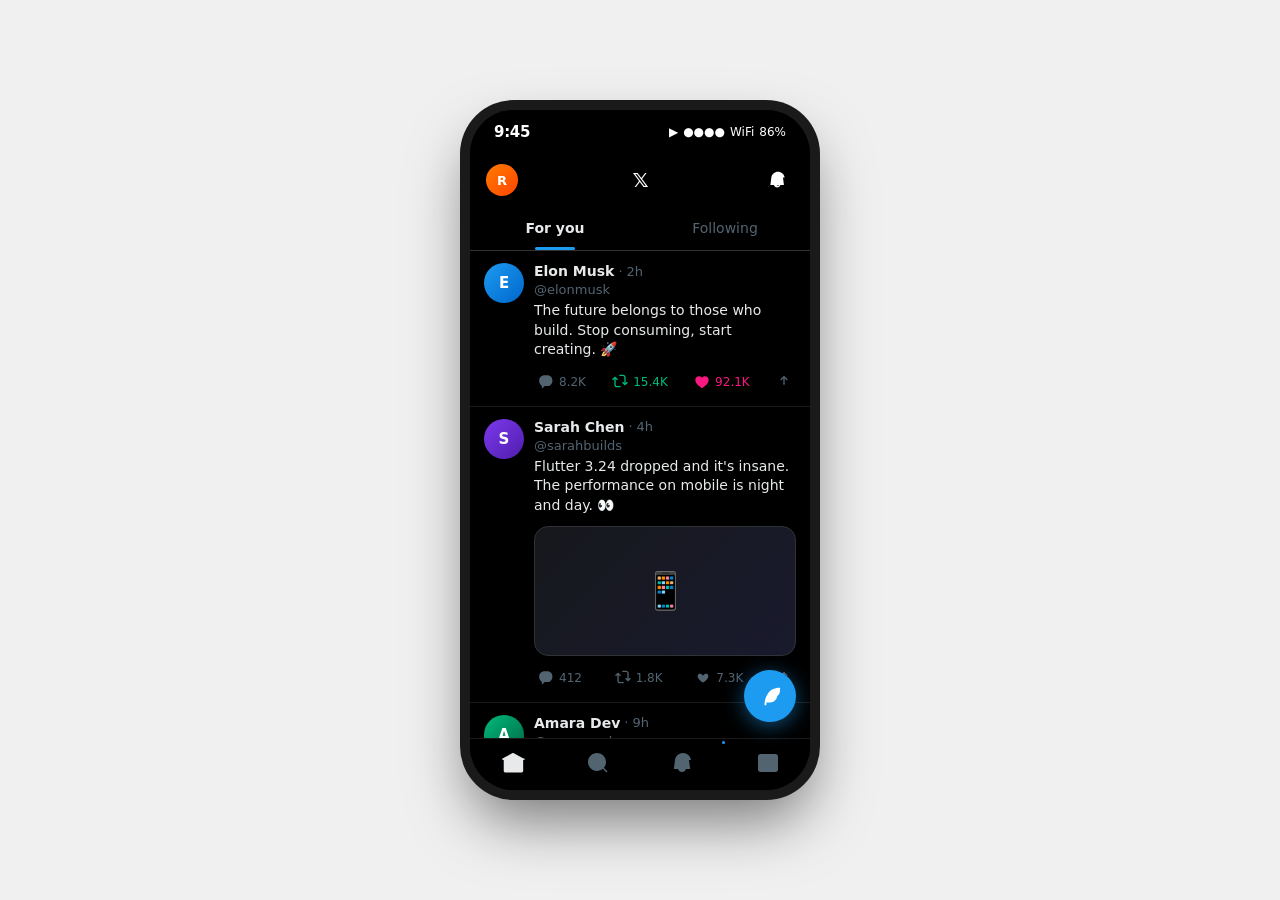
<file: ui/twitter.html>
<!DOCTYPE html>
<html lang="en">
<head>
<meta charset="UTF-8">
<style>
*{margin:0;padding:0;box-sizing:border-box;}
body{background:#f0f0f0;display:flex;align-items:center;justify-content:center;height:100vh;overflow:hidden;font-family:'Segoe UI',system-ui,-apple-system,sans-serif;}

.phone{width:100%;max-width:340px;height:100%;max-height:680px;background:#000;border-radius:44px;box-shadow:0 0 0 10px #1a1a1a,0 30px 60px rgba(0,0,0,.5);overflow:hidden;position:relative;display:flex;flex-direction:column;}

/* STATUS BAR */
.status{height:44px;background:#000;display:flex;align-items:center;justify-content:space-between;padding:0 24px;flex-shrink:0;}
.status-time{font-size:15px;font-weight:700;color:#fff;letter-spacing:-.3px;}
.status-icons{display:flex;gap:5px;align-items:center;}
.status-icons span{font-size:12px;color:#fff;}

/* APP SHELL */
.app{flex:1;background:#000;display:flex;flex-direction:column;overflow:hidden;}

/* TOP NAV */
.topnav{height:52px;background:#000;display:flex;align-items:center;justify-content:space-between;padding:0 16px;flex-shrink:0;}
.profile-pic{width:32px;height:32px;border-radius:50%;background:linear-gradient(135deg,#ff7b00,#ff4500);display:flex;align-items:center;justify-content:center;font-size:13px;font-weight:800;color:#fff;}
.x-logo{font-size:20px;font-weight:900;color:#fff;letter-spacing:-1px;}
.top-icon{width:32px;height:32px;display:flex;align-items:center;justify-content:center;}
.top-icon svg{width:20px;height:20px;fill:#fff;}

/* TABS */
.tabs{display:flex;border-bottom:1px solid #2f3336;flex-shrink:0;}
.tab{flex:1;text-align:center;padding:14px 0;font-size:14px;color:#536471;position:relative;cursor:pointer;}
.tab.active{color:#e7e9ea;font-weight:700;}
.tab.active::after{content:'';position:absolute;bottom:0;left:50%;transform:translateX(-50%);width:40px;height:3px;background:#1d9bf0;border-radius:2px;}

/* FEED */
.feed{flex:1;overflow-y:auto;}
.feed::-webkit-scrollbar{display:none;}

/* TWEET */
.tweet{display:flex;gap:10px;padding:12px 14px;border-bottom:1px solid #1a1a1a;}
.ava{width:40px;height:40px;border-radius:50%;flex-shrink:0;display:flex;align-items:center;justify-content:center;font-size:15px;font-weight:800;color:#fff;}
.tw-body{flex:1;min-width:0;}
.tw-top{display:flex;align-items:center;gap:4px;flex-wrap:nowrap;margin-bottom:3px;}
.tw-name{font-size:14px;font-weight:700;color:#e7e9ea;white-space:nowrap;}
.tw-handle{font-size:13px;color:#536471;white-space:nowrap;}
.tw-dot{color:#536471;font-size:13px;}
.tw-time{font-size:13px;color:#536471;white-space:nowrap;}
.tw-text{font-size:14px;line-height:1.4;color:#e7e9ea;margin-bottom:10px;}
.tw-card{background:#16181c;border:1px solid #2f3336;border-radius:16px;padding:12px;margin-bottom:10px;}
.tw-card-title{font-size:13px;font-weight:700;color:#e7e9ea;margin-bottom:2px;}
.tw-card-sub{font-size:12px;color:#536471;}
.media{width:100%;height:130px;border-radius:14px;background:linear-gradient(135deg,#16181c,#1a1a2e);display:flex;align-items:center;justify-content:center;font-size:36px;margin-bottom:10px;border:1px solid #2f3336;}
.tw-actions{display:flex;justify-content:space-between;margin-top:2px;}
.act{display:flex;align-items:center;gap:5px;color:#536471;font-size:12px;padding:4px;border-radius:20px;}
.act svg{width:16px;height:16px;fill:currentColor;}
.act.liked{color:#f91880;}
.act.rted{color:#00ba7c;}

/* COMPOSE FAB */
.fab{position:absolute;bottom:68px;right:14px;width:52px;height:52px;background:#1d9bf0;border-radius:50%;display:flex;align-items:center;justify-content:center;box-shadow:0 4px 20px rgba(29,155,240,.5);}
.fab svg{width:22px;height:22px;fill:#fff;}

/* BOTTOM NAV */
.bottomnav{height:52px;background:#000;border-top:1px solid #1a1a1a;display:flex;align-items:center;justify-content:space-around;padding-bottom:4px;flex-shrink:0;}
.bnav{flex:1;display:flex;align-items:center;justify-content:center;height:100%;}
.bnav svg{width:24px;height:24px;fill:#e7e9ea;}
.bnav.active svg{fill:#e7e9ea;}
.bnav:not(.active) svg{fill:#536471;}
.notif-dot{position:relative;}
.ndot{position:absolute;top:0;right:-2px;width:7px;height:7px;background:#1d9bf0;border-radius:50%;border:2px solid #000;}
</style>
</head>
<body>
<div class="phone">
  <div class="status">
    <span class="status-time">9:45</span>
    <div class="status-icons">
      <span>▶</span>
      <span>●●●●</span>
      <span>WiFi</span>
      <span>86%</span>
    </div>
  </div>

  <div class="app">
    <div class="topnav">
      <div class="profile-pic">R</div>
      <div class="x-logo">𝕏</div>
      <div class="top-icon">
        <svg viewBox="0 0 24 24"><path d="M19.993 9.042C19.48 5.017 16.054 2 11.996 2s-7.49 3.021-7.999 7.051L2.866 18H7.1c.463 1.723 2.01 3 3.898 3 1.888 0 3.434-1.277 3.898-3h4.228l-1.13-8.958zM12 19c-.711 0-1.33-.3-1.787-.779l3.572.001C13.33 18.7 12.711 19 12 19z"/></svg>
      </div>
    </div>

    <div class="tabs">
      <div class="tab active">For you</div>
      <div class="tab">Following</div>
    </div>

    <div class="feed">
      <!-- Tweet 1 -->
      <div class="tweet">
        <div class="ava" style="background:linear-gradient(135deg,#1d9bf0,#0066cc)">E</div>
        <div class="tw-body">
          <div class="tw-top"><span class="tw-name">Elon Musk</span><span class="tw-dot">·</span><span class="tw-time">2h</span></div>
          <div class="tw-handle">@elonmusk</div>
          <div class="tw-text" style="margin-top:4px">The future belongs to those who build. Stop consuming, start creating. 🚀</div>
          <div class="tw-actions">
            <div class="act"><svg viewBox="0 0 24 24"><path d="M1.751 10c0-4.42 3.584-8 8.005-8h4.366c4.49 0 7.501 3.58 7.501 8 0 4.421-3.012 8.001-7.501 8.001h-4.09l-3.26 3.296c-.37.373-.99.109-.99-.415v-2.881C2.756 15.485 1.751 12.892 1.751 10z"/></svg> 8.2K</div>
            <div class="act rted"><svg viewBox="0 0 24 24"><path d="M4.5 3.88l4.432 4.14-1.364 1.46L5.5 7.55V16c0 1.1.896 2 2 2H13v2H7.5c-2.209 0-4-1.79-4-4V7.55L1.432 9.48.068 8.02 4.5 3.88zM16.5 3H11V1h5.5c2.209 0 4 1.79 4 4v8.45l2.068-1.93 1.364 1.46L19.5 17.12l-4.432-4.14 1.364-1.46 2.068 1.93V5c0-1.1-.896-2-2-2z"/></svg> 15.4K</div>
            <div class="act liked"><svg viewBox="0 0 24 24"><path d="M20.884 13.19c-1.351 2.48-4.001 5.12-8.379 7.67l-.504.3-.504-.3c-4.379-2.55-7.029-5.19-8.382-7.67-1.36-2.5-1.41-4.86-.514-6.67.887-1.79 2.647-2.91 4.601-3.01 1.651-.09 3.368.56 4.798 2.01 1.429-1.45 3.146-2.1 4.796-2.01 1.954.1 3.714 1.22 4.601 3.01.896 1.81.846 4.17-.514 6.67z"/></svg> 92.1K</div>
            <div class="act"><svg viewBox="0 0 24 24"><path d="M12 2.59l5.7 5.7-1.41 1.42L13 6.41V16h-2V6.41l-3.3 3.3-1.41-1.42L12 2.59z"/></svg></div>
          </div>
        </div>
      </div>

      <!-- Tweet 2 -->
      <div class="tweet">
        <div class="ava" style="background:linear-gradient(135deg,#7c3aed,#4f1dad)">S</div>
        <div class="tw-body">
          <div class="tw-top"><span class="tw-name">Sarah Chen</span><span class="tw-dot">·</span><span class="tw-time">4h</span></div>
          <div class="tw-handle">@sarahbuilds</div>
          <div class="tw-text" style="margin-top:4px">Flutter 3.24 dropped and it's insane. The performance on mobile is night and day. 👀</div>
          <div class="media">📱</div>
          <div class="tw-actions">
            <div class="act"><svg viewBox="0 0 24 24"><path d="M1.751 10c0-4.42 3.584-8 8.005-8h4.366c4.49 0 7.501 3.58 7.501 8 0 4.421-3.012 8.001-7.501 8.001h-4.09l-3.26 3.296c-.37.373-.99.109-.99-.415v-2.881C2.756 15.485 1.751 12.892 1.751 10z"/></svg> 412</div>
            <div class="act"><svg viewBox="0 0 24 24"><path d="M4.5 3.88l4.432 4.14-1.364 1.46L5.5 7.55V16c0 1.1.896 2 2 2H13v2H7.5c-2.209 0-4-1.79-4-4V7.55L1.432 9.48.068 8.02 4.5 3.88zM16.5 3H11V1h5.5c2.209 0 4 1.79 4 4v8.45l2.068-1.93 1.364 1.46L19.5 17.12l-4.432-4.14 1.364-1.46 2.068 1.93V5c0-1.1-.896-2-2-2z"/></svg> 1.8K</div>
            <div class="act"><svg viewBox="0 0 24 24"><path d="M16.697 5.5c-1.222-.06-2.679.51-3.89 2.16l-.805 1.09-.806-1.09C9.984 6.01 8.526 5.44 7.304 5.5c-1.243.07-2.349.78-2.91 1.91-.552 1.12-.633 2.78.479 4.82 1.074 1.97 3.257 4.27 7.129 6.61 3.87-2.34 6.052-4.64 7.126-6.61 1.111-2.04 1.03-3.7.477-4.82-.561-1.13-1.666-1.84-2.908-1.91z"/></svg> 7.3K</div>
            <div class="act"><svg viewBox="0 0 24 24"><path d="M12 2.59l5.7 5.7-1.41 1.42L13 6.41V16h-2V6.41l-3.3 3.3-1.41-1.42L12 2.59z"/></svg></div>
          </div>
        </div>
      </div>

      <!-- Tweet 3 -->
      <div class="tweet">
        <div class="ava" style="background:linear-gradient(135deg,#00ba7c,#006644)">A</div>
        <div class="tw-body">
          <div class="tw-top"><span class="tw-name">Amara Dev</span><span class="tw-dot">·</span><span class="tw-time">9h</span></div>
          <div class="tw-handle">@amaracodes</div>
          <div class="tw-text" style="margin-top:4px">Your GitHub profile is your CV now. Keep it clean, keep it active. No degree needed — just ship code. 👨‍💻</div>
          <div class="tw-actions">
            <div class="act"><svg viewBox="0 0 24 24"><path d="M1.751 10c0-4.42 3.584-8 8.005-8h4.366c4.49 0 7.501 3.58 7.501 8 0 4.421-3.012 8.001-7.501 8.001h-4.09l-3.26 3.296c-.37.373-.99.109-.99-.415v-2.881C2.756 15.485 1.751 12.892 1.751 10z"/></svg> 1.9K</div>
            <div class="act rted"><svg viewBox="0 0 24 24"><path d="M4.5 3.88l4.432 4.14-1.364 1.46L5.5 7.55V16c0 1.1.896 2 2 2H13v2H7.5c-2.209 0-4-1.79-4-4V7.55L1.432 9.48.068 8.02 4.5 3.88zM16.5 3H11V1h5.5c2.209 0 4 1.79 4 4v8.45l2.068-1.93 1.364 1.46L19.5 17.12l-4.432-4.14 1.364-1.46 2.068 1.93V5c0-1.1-.896-2-2-2z"/></svg> 8.7K</div>
            <div class="act liked"><svg viewBox="0 0 24 24"><path d="M20.884 13.19c-1.351 2.48-4.001 5.12-8.379 7.67l-.504.3-.504-.3c-4.379-2.55-7.029-5.19-8.382-7.67-1.36-2.5-1.41-4.86-.514-6.67.887-1.79 2.647-2.91 4.601-3.01 1.651-.09 3.368.56 4.798 2.01 1.429-1.45 3.146-2.1 4.796-2.01 1.954.1 3.714 1.22 4.601 3.01.896 1.81.846 4.17-.514 6.67z"/></svg> 33.5K</div>
            <div class="act"><svg viewBox="0 0 24 24"><path d="M12 2.59l5.7 5.7-1.41 1.42L13 6.41V16h-2V6.41l-3.3 3.3-1.41-1.42L12 2.59z"/></svg></div>
          </div>
        </div>
      </div>

      <!-- Tweet 4 -->
      <div class="tweet">
        <div class="ava" style="background:linear-gradient(135deg,#f59e0b,#d97706)">T</div>
        <div class="tw-body">
          <div class="tw-top"><span class="tw-name">Tech Malawi</span><span class="tw-dot">·</span><span class="tw-time">12h</span></div>
          <div class="tw-handle">@techmalawi</div>
          <div class="tw-text" style="margin-top:4px">The developer community in Malawi is growing fast. Let's keep supporting each other! 🇲🇼💻</div>
          <div class="tw-card">
            <div class="tw-card-title">TechMalawi Summit 2026</div>
            <div class="tw-card-sub">techmalawi.org · Registration open</div>
          </div>
          <div class="tw-actions">
            <div class="act"><svg viewBox="0 0 24 24"><path d="M1.751 10c0-4.42 3.584-8 8.005-8h4.366c4.49 0 7.501 3.58 7.501 8 0 4.421-3.012 8.001-7.501 8.001h-4.09l-3.26 3.296c-.37.373-.99.109-.99-.415v-2.881C2.756 15.485 1.751 12.892 1.751 10z"/></svg> 234</div>
            <div class="act"><svg viewBox="0 0 24 24"><path d="M4.5 3.88l4.432 4.14-1.364 1.46L5.5 7.55V16c0 1.1.896 2 2 2H13v2H7.5c-2.209 0-4-1.79-4-4V7.55L1.432 9.48.068 8.02 4.5 3.88zM16.5 3H11V1h5.5c2.209 0 4 1.79 4 4v8.45l2.068-1.93 1.364 1.46L19.5 17.12l-4.432-4.14 1.364-1.46 2.068 1.93V5c0-1.1-.896-2-2-2z"/></svg> 891</div>
            <div class="act"><svg viewBox="0 0 24 24"><path d="M16.697 5.5c-1.222-.06-2.679.51-3.89 2.16l-.805 1.09-.806-1.09C9.984 6.01 8.526 5.44 7.304 5.5c-1.243.07-2.349.78-2.91 1.91-.552 1.12-.633 2.78.479 4.82 1.074 1.97 3.257 4.27 7.129 6.61 3.87-2.34 6.052-4.64 7.126-6.61 1.111-2.04 1.03-3.7.477-4.82-.561-1.13-1.666-1.84-2.908-1.91z"/></svg> 4.2K</div>
            <div class="act"><svg viewBox="0 0 24 24"><path d="M12 2.59l5.7 5.7-1.41 1.42L13 6.41V16h-2V6.41l-3.3 3.3-1.41-1.42L12 2.59z"/></svg></div>
          </div>
        </div>
      </div>
    </div>

    <!-- FAB -->
    <div class="fab">
      <svg viewBox="0 0 24 24"><path d="M23 3c-6.62-.1-10.38 2.421-13.05 6.03C7.29 12.61 6 17.331 6 22h2c0-1.007.07-2.012.19-3H12c4.1 0 7.48-3.082 7.94-7.054C22.79 10.147 23.17 6.359 23 3z"/></svg>
    </div>

    <!-- BOTTOM NAV -->
    <div class="bottomnav">
      <div class="bnav active"><svg viewBox="0 0 24 24"><path d="M22.46 7.57L12.357 2.115c-.223-.12-.49-.12-.713 0L1.543 7.57c-.364.197-.5.652-.303 1.017.135.25.394.393.66.393.12 0 .243-.03.356-.09l.48-.26V19.94c0 .804.65 1.46 1.46 1.46h16.516c.81 0 1.46-.656 1.46-1.46V8.63l.48.26c.364.196.82.06 1.016-.304.198-.365.062-.82-.302-1.016z"/></svg></div>
      <div class="bnav"><svg viewBox="0 0 24 24"><path d="M21.53 20.47l-3.66-3.66C19.195 15.24 20 13.214 20 11c0-4.97-4.03-9-9-9s-9 4.03-9 9 4.03 9 9 9c2.215 0 4.24-.804 5.808-2.13l3.66 3.66z"/></svg></div>
      <div class="bnav notif-dot"><svg viewBox="0 0 24 24"><path d="M19.993 9.042C19.48 5.017 16.054 2 11.996 2s-7.49 3.021-7.999 7.051L2.866 18H7.1c.463 1.723 2.01 3 3.898 3 1.888 0 3.434-1.277 3.898-3h4.228l-1.13-8.958z"/></svg><div class="ndot"></div></div>
      <div class="bnav"><svg viewBox="0 0 24 24"><path d="M1.998 5.5c0-1.381 1.119-2.5 2.5-2.5h15c1.381 0 2.5 1.119 2.5 2.5v13c0 1.381-1.119 2.5-2.5 2.5h-15c-1.381 0-2.5-1.119-2.5-2.5v-13z"/></svg></div>
    </div>
  </div>
</div>
</body>
</html>
</file>
